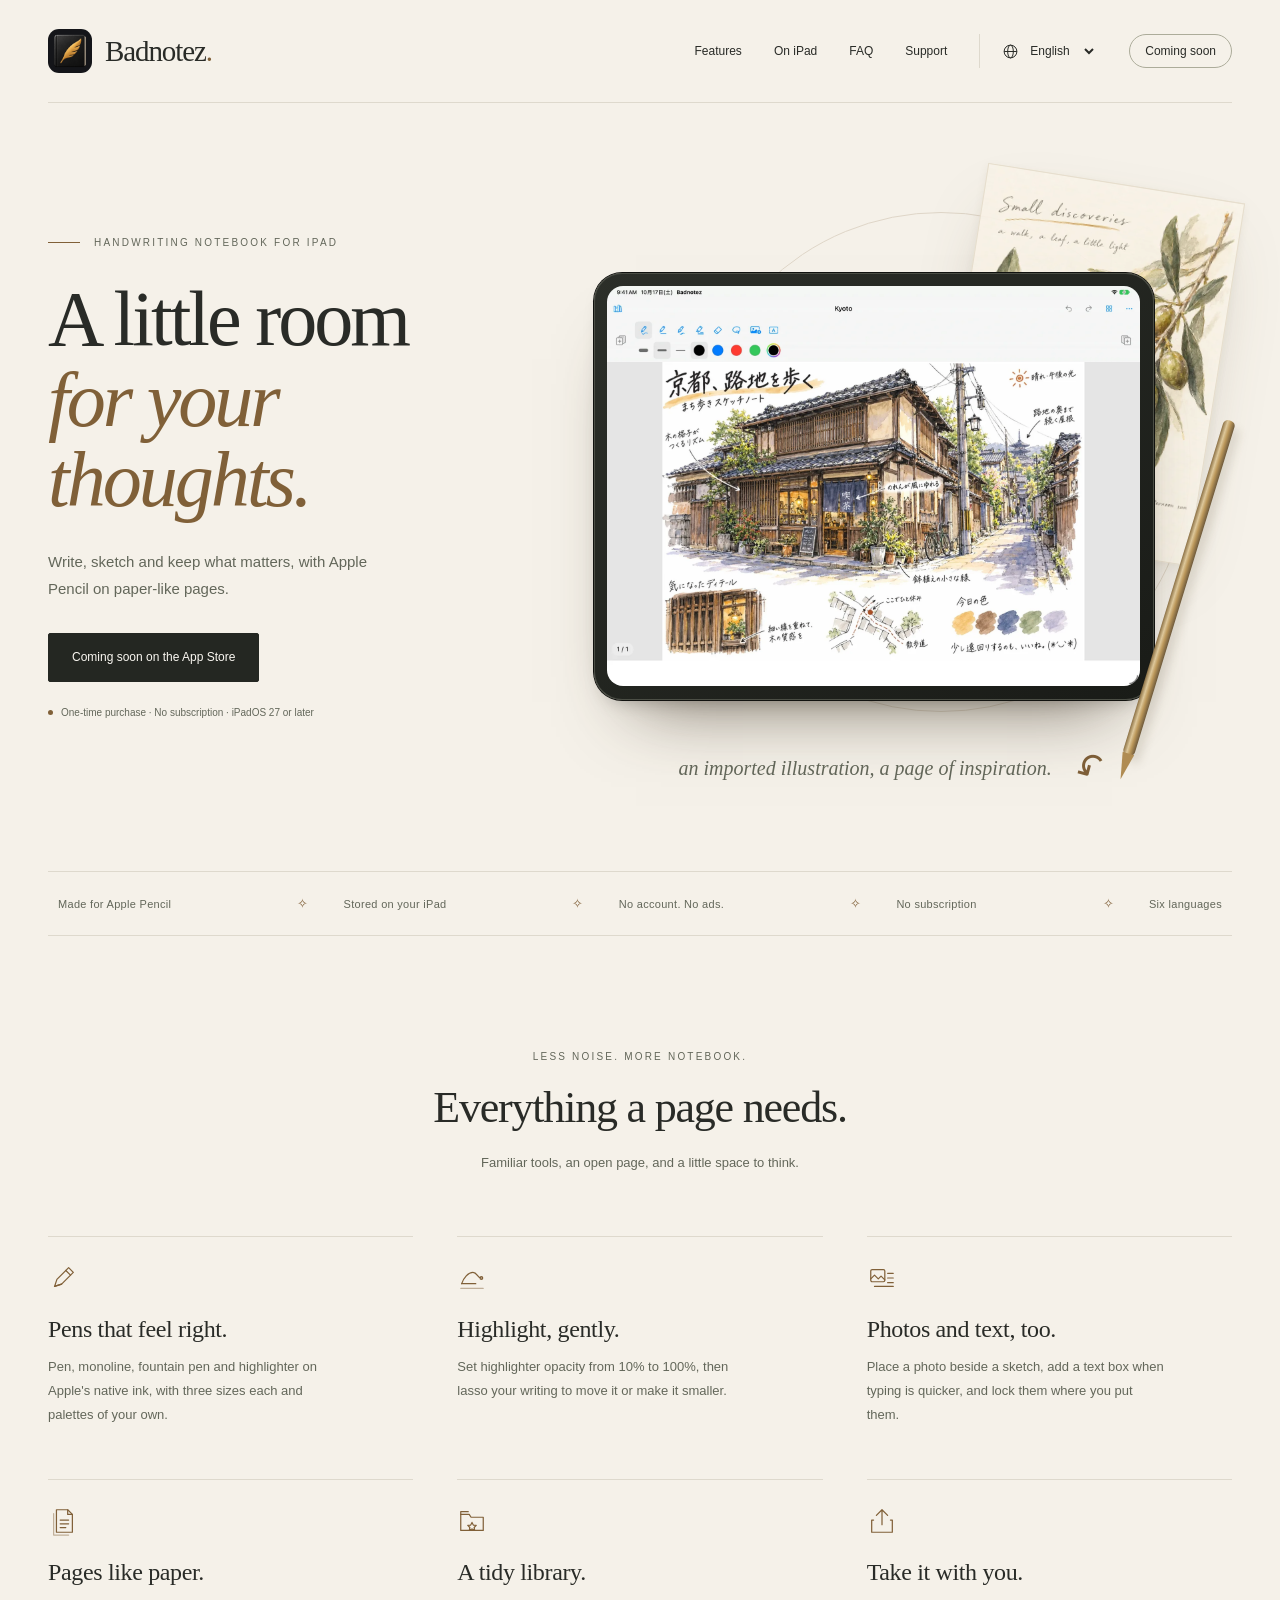
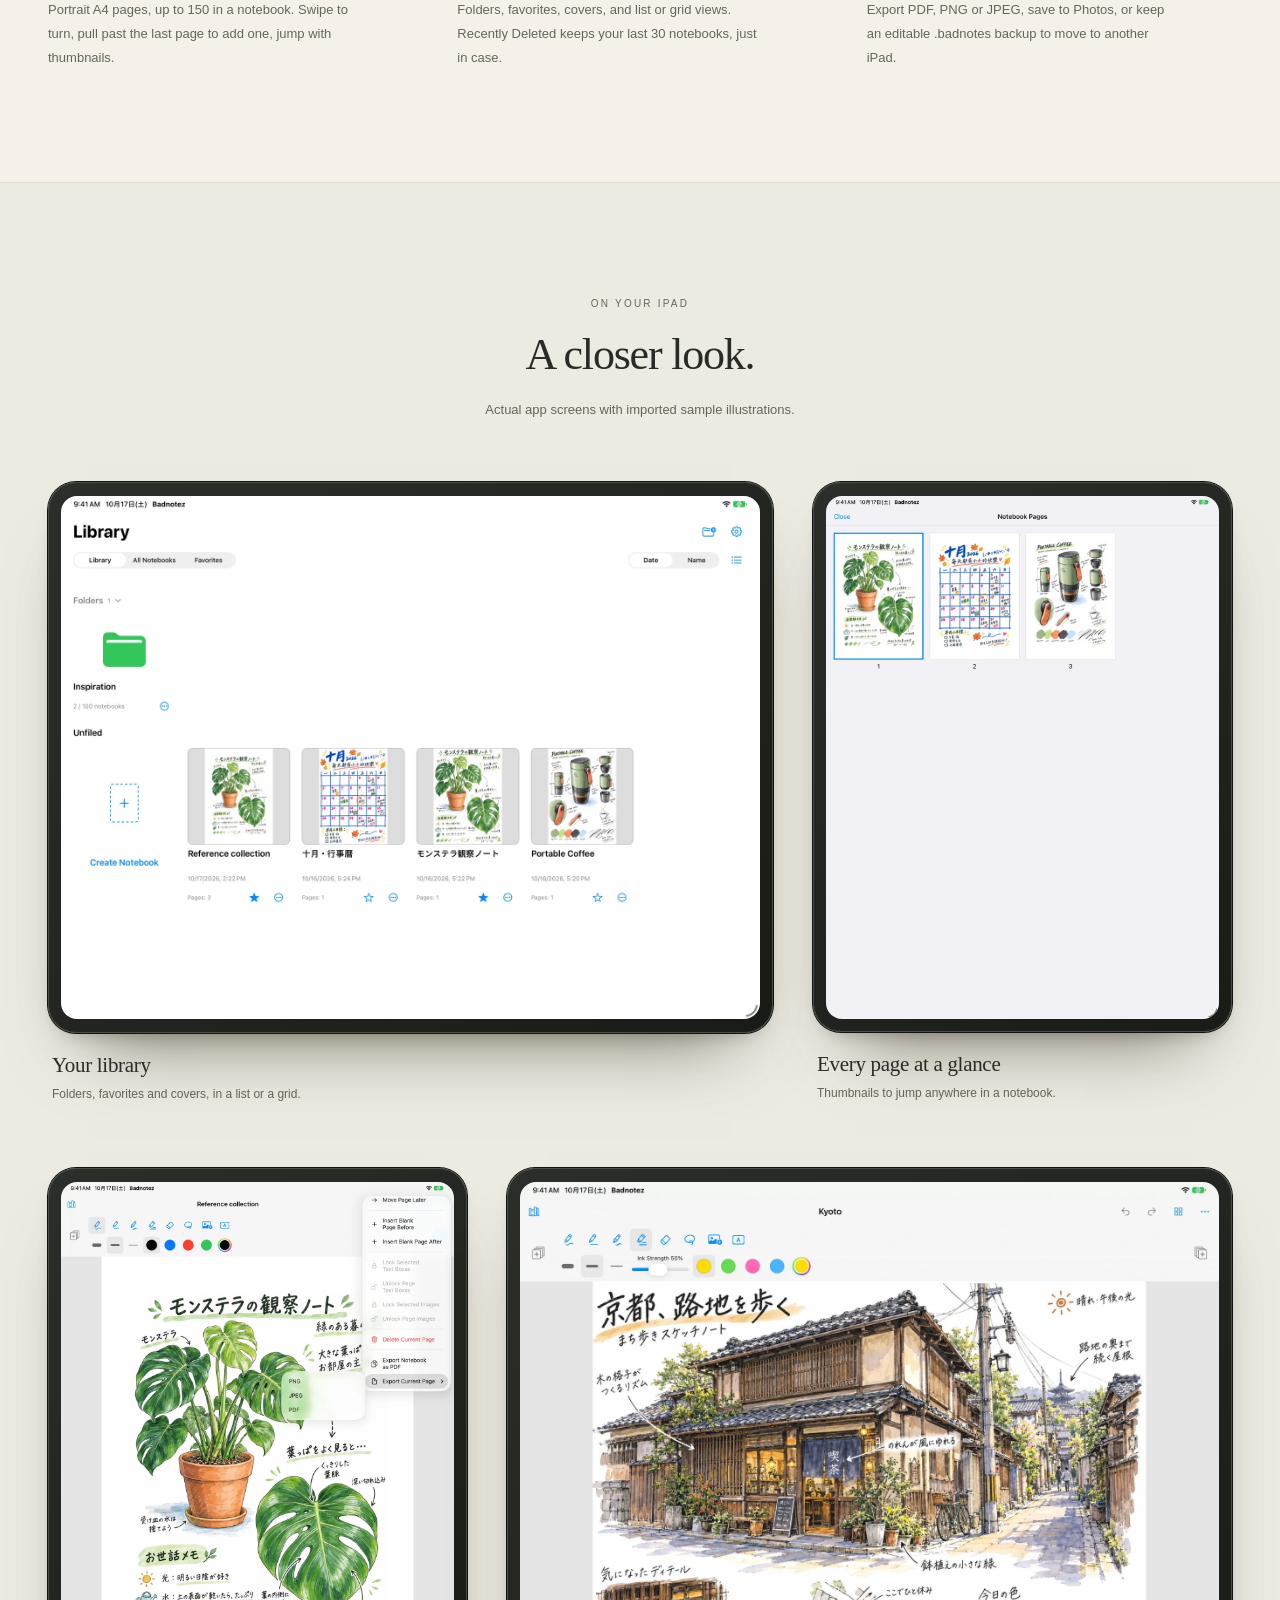
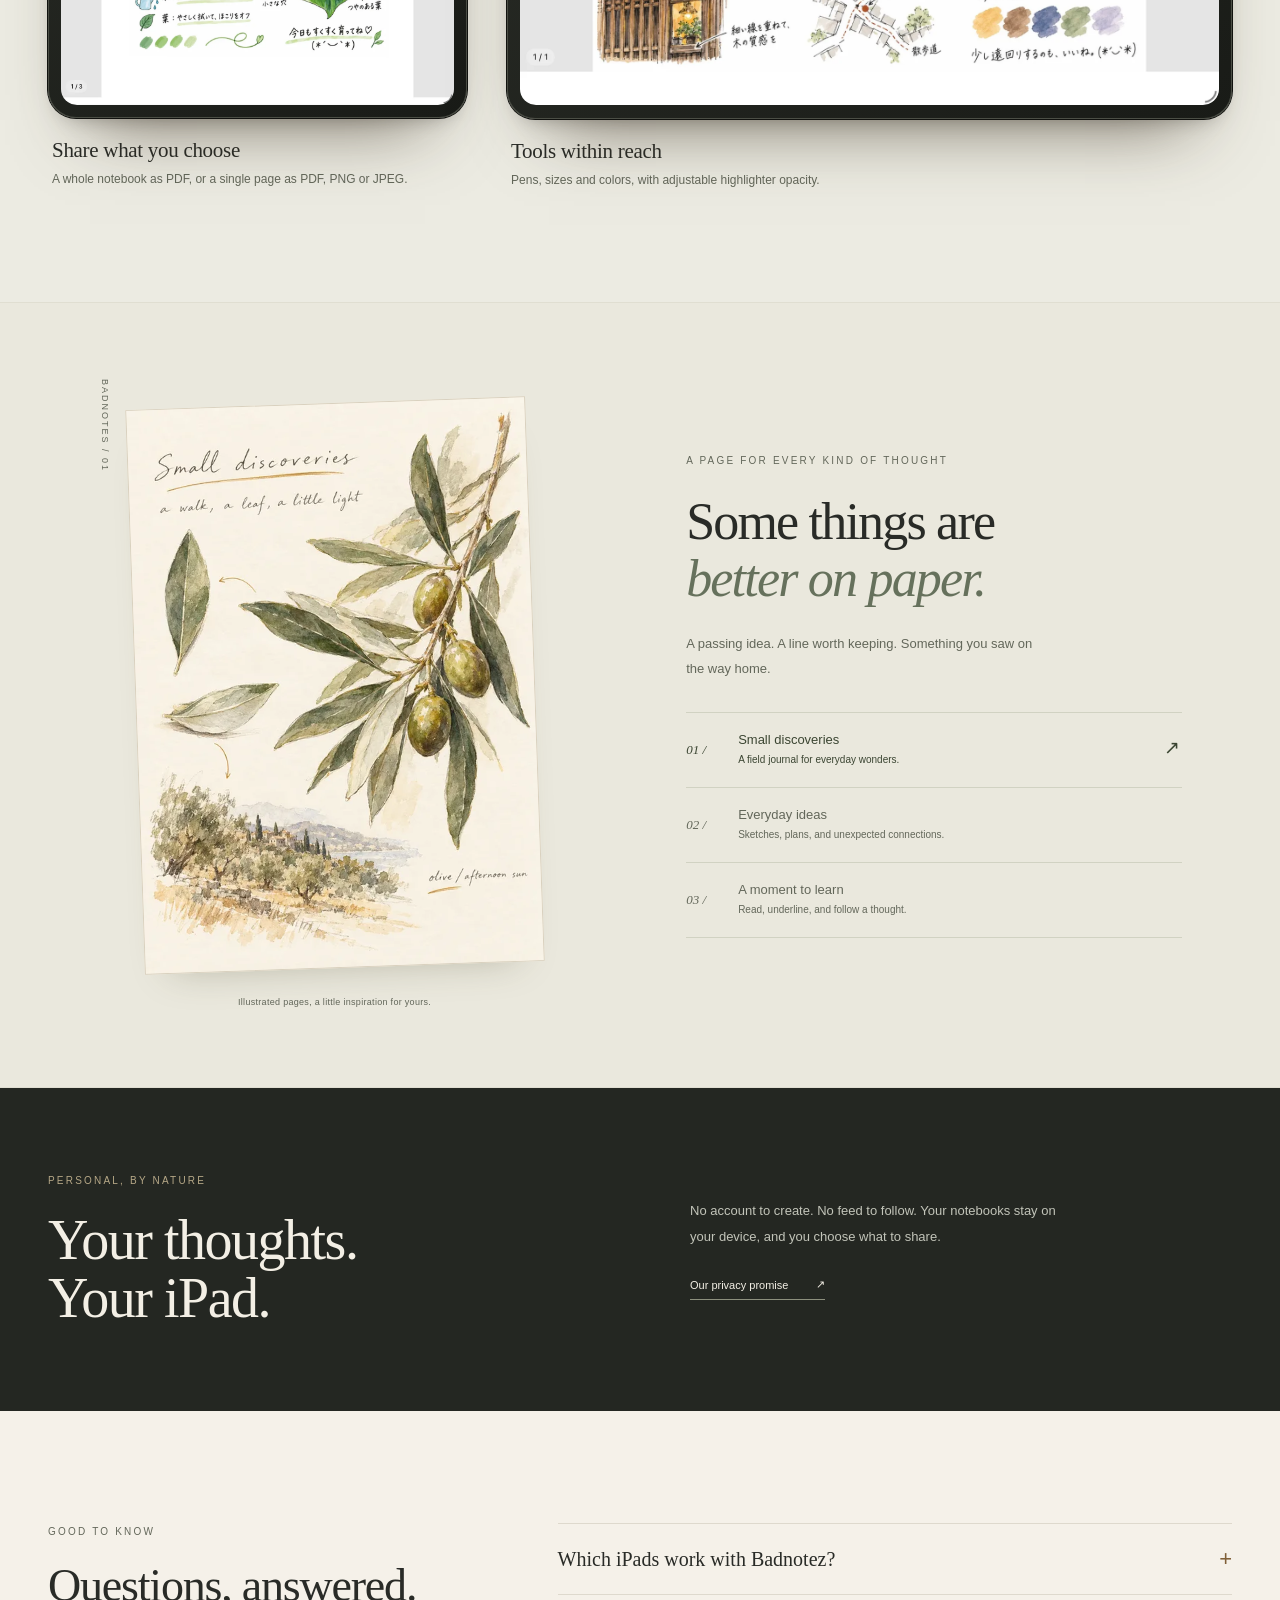
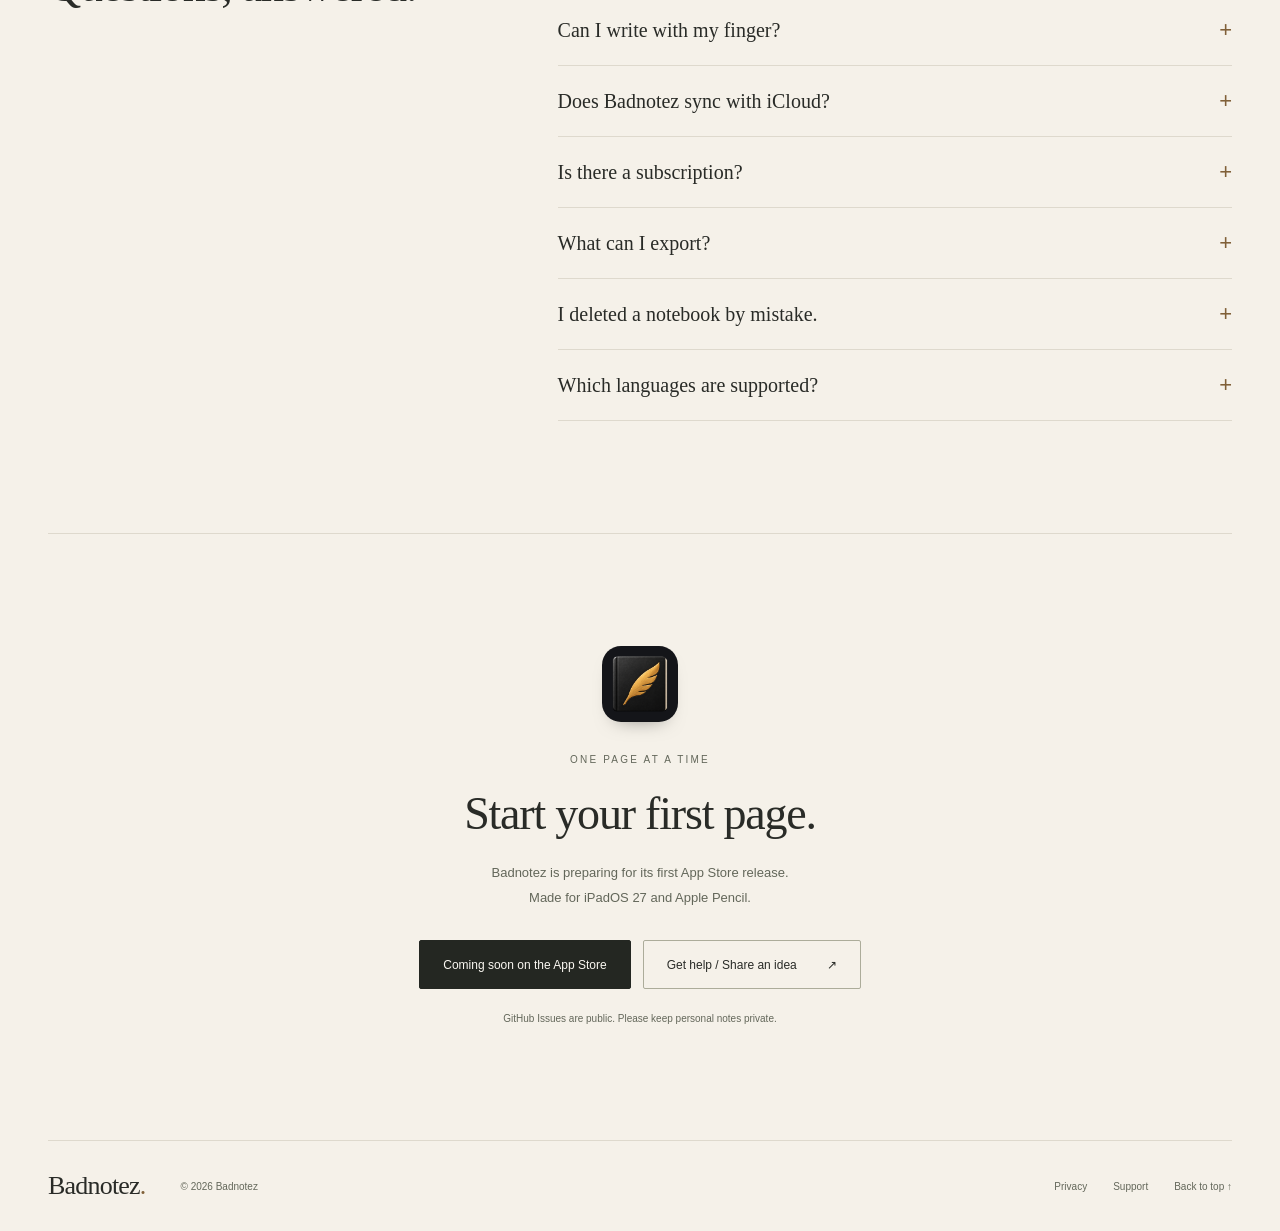
<file: index.html>
<!doctype html>
<html lang="en">
<head>
  <meta charset="utf-8">
  <meta name="viewport" content="width=device-width, initial-scale=1">
  <meta name="theme-color" content="#f5f1e9">
  <title data-i18n="pageTitle">Badnotez — A little room for your thoughts.</title>
  <meta name="description" data-i18n="metaDescription" content="A quiet handwriting notebook for iPad. Write, sketch, highlight and collect your ideas with Apple Pencil.">
  <meta name="apple-itunes-app" content="app-id=6757456721">
  <meta property="og:type" content="website">
  <meta property="og:site_name" content="Badnotez">
  <meta property="og:title" content="Badnotez — A little room for your thoughts.">
  <meta property="og:description" content="A quiet handwriting notebook for iPad and Apple Pencil. No account, no ads, no subscription.">
  <meta property="og:url" content="https://whodidthese.github.io/site-badnotez/">
  <meta property="og:image" content="https://whodidthese.github.io/site-badnotez/assets/brand/app-icon-512.png">
  <meta property="og:image:alt" content="Badnotez: a gold quill on a dark square notebook.">
  <meta name="twitter:card" content="summary">
  <link rel="canonical" href="https://whodidthese.github.io/site-badnotez/">
  <link rel="icon" type="image/png" href="assets/brand/favicon.png">
  <link rel="apple-touch-icon" href="assets/brand/apple-touch-icon.png">
  <link rel="stylesheet" href="assets/site.css">
  <script src="assets/translations.js" defer></script>
  <script src="assets/site.js" defer></script>
</head>
<body>
  <a class="skip-link" href="#main" data-i18n="skip">Skip to content</a>
  <header class="site-header shell">
    <a class="brand" href="index.html" data-local-link><img src="assets/brand/app-icon-512.png" alt="" width="44" height="44"><span>Badnotez<span class="brand-dot">.</span></span></a>
    <nav aria-label="Main navigation" data-i18n-aria="navLabel">
      <a class="nav-section" href="#features" data-i18n="navFeatures">Features</a>
      <a class="nav-section" href="#screens" data-i18n="navScreens">On iPad</a>
      <a class="nav-section" href="#faq" data-i18n="navFaq">FAQ</a>
      <a class="nav-section" href="#support" data-i18n="support">Support</a>
      <div class="language-control" hidden>
        <svg aria-hidden="true" width="17" height="17" viewBox="0 0 24 24" fill="none" stroke="currentColor" stroke-width="1.4"><circle cx="12" cy="12" r="9"/><ellipse cx="12" cy="12" rx="4" ry="9"/><path d="M3 12h18"/></svg>
        <select id="language" aria-label="Language" data-i18n-aria="languageLabel">
          <option value="en" lang="en">English</option><option value="zh-Hant" lang="zh-Hant">繁體中文</option><option value="zh-Hans" lang="zh-Hans">简体中文</option><option value="ja" lang="ja">日本語</option><option value="ko" lang="ko">한국어</option><option value="es" lang="es">Español</option>
        </select>
      </div>
      <span class="nav-cta" aria-disabled="true" data-i18n="appStoreShort">Coming soon</span>
    </nav>
  </header>
  <main id="main">
    <section class="hero shell" aria-labelledby="hero-title">
      <div class="hero-copy">
        <p class="eyebrow"><span class="line" aria-hidden="true"></span><span data-i18n="heroEyebrow">HANDWRITING NOTEBOOK FOR IPAD</span></p>
        <h1 id="hero-title"><span data-i18n="heroFirst">A little room</span><em data-i18n="heroLast">for your thoughts.</em></h1>
        <p class="hero-description" data-i18n="heroDescription">Write, sketch and keep what matters, with Apple Pencil on paper-like pages.</p>
        <div class="cta-row">
          <span class="button button-store" aria-disabled="true"><span data-i18n="download">Coming soon on the App Store</span></span>
        </div>
        <p class="hero-note"><span class="status-dot" aria-hidden="true"></span><span data-i18n="heroMeta">One-time purchase · No subscription · iPadOS 27 or later</span></p>
      </div>
      <figure class="hero-art">
        <div class="orbit" aria-hidden="true"></div>
        <div class="paper paper-back" aria-hidden="true"><img src="assets/images/field-notes-small.webp" alt="" width="550" height="777" decoding="async"></div>
        <div class="device device-hero"><img src="assets/screens/01-editor.webp" width="1600" height="1200" fetchpriority="high" alt="Badnotez on iPad displaying an imported Kyoto illustration." data-i18n-alt="screenEditorAlt"></div>
        <div class="pencil" aria-hidden="true"></div>
        <figcaption><span class="handwritten" data-i18n="heroCaption">an imported illustration, a page of inspiration.</span><span class="caption-mark" aria-hidden="true">↶</span></figcaption>
      </figure>
    </section>
    <div class="principles shell" aria-label="At a glance" data-i18n-aria="principlesLabel">
      <span data-i18n="pencil">Made for Apple Pencil</span><span data-i18n="local">Stored on your iPad</span><span data-i18n="noAccount">No account. No ads.</span><span data-i18n="noSubscription">No subscription</span><span data-i18n="languages">Six languages</span>
    </div>
    <section class="features-section shell section-space" id="features" aria-labelledby="features-title">
      <div class="section-heading"><p class="eyebrow" data-i18n="featuresEyebrow">LESS NOISE. MORE NOTEBOOK.</p><h2 id="features-title" data-i18n="featuresTitle">Everything a page needs.</h2><p data-i18n="featuresDescription">Familiar tools, an open page, and a little space to think.</p></div>
      <div class="feature-grid">
        <article>
          <svg class="feature-icon" aria-hidden="true" viewBox="0 0 32 32"><path d="M7 25l2.5-7.5L22 5l5 5L14.5 22.5z"/><path d="M19 8l5 5M7 25l7.5-2.5"/></svg>
          <h3 data-i18n="f1Title">Pens that feel right.</h3><p data-i18n="f1Text">Pen, monoline, fountain pen and highlighter on Apple's native ink, with three sizes each and palettes of your own.</p>
        </article>
        <article>
          <svg class="feature-icon" aria-hidden="true" viewBox="0 0 32 32"><path d="M5 22h15"/><path d="M5 22c2-6 7-12 12-12s4 6 9 6"/><circle cx="26" cy="16" r="1.4"/><path d="M4 27h24" opacity=".45"/></svg>
          <h3 data-i18n="f2Title">Highlight, gently.</h3><p data-i18n="f2Text">Set highlighter opacity from 10% to 100%, then lasso your writing to move it or make it smaller.</p>
        </article>
        <article>
          <svg class="feature-icon" aria-hidden="true" viewBox="0 0 32 32"><rect x="4" y="7" width="15" height="13" rx="1.5"/><path d="M4 17l4-4 4 4 3-3 4 4"/><path d="M22 11h6M22 16h6M22 21h6M8 25h20"/></svg>
          <h3 data-i18n="f3Title">Photos and text, too.</h3><p data-i18n="f3Text">Place a photo beside a sketch, add a text box when typing is quicker, and lock them where you put them.</p>
        </article>
        <article>
          <svg class="feature-icon" aria-hidden="true" viewBox="0 0 32 32"><path d="M9 4h12l5 5v19H9z"/><path d="M21 4v5h5"/><path d="M6 8v23h16" opacity=".45"/><path d="M13 15h9M13 19h9M13 23h6"/></svg>
          <h3 data-i18n="f4Title">Pages like paper.</h3><p data-i18n="f4Text">Portrait A4 pages, up to 150 in a notebook. Swipe to turn, pull past the last page to add one, jump with thumbnails.</p>
        </article>
        <article>
          <svg class="feature-icon" aria-hidden="true" viewBox="0 0 32 32"><path d="M4 9h9l2 3h13v14H4z"/><path d="M4 9V6h8"/><path d="M16 17.5l1.4 2.8 3.1.4-2.2 2.2.5 3.1-2.8-1.5-2.8 1.5.5-3.1-2.2-2.2 3.1-.4z"/></svg>
          <h3 data-i18n="f5Title">A tidy library.</h3><p data-i18n="f5Text">Folders, favorites, covers, and list or grid views. Recently Deleted keeps your last 30 notebooks, just in case.</p>
        </article>
        <article>
          <svg class="feature-icon" aria-hidden="true" viewBox="0 0 32 32"><path d="M16 4v16M10 10l6-6 6 6"/><path d="M7 15H5v13h22V15h-2"/></svg>
          <h3 data-i18n="f6Title">Take it with you.</h3><p data-i18n="f6Text">Export PDF, PNG or JPEG, save to Photos, or keep an editable .badnotes backup to move to another iPad.</p>
        </article>
      </div>
    </section>
    <section class="screens-section" id="screens" aria-labelledby="screens-title">
      <div class="shell section-space">
        <div class="section-heading"><p class="eyebrow" data-i18n="screensEyebrow">ON YOUR IPAD</p><h2 id="screens-title" data-i18n="screensTitle">A closer look.</h2><p data-i18n="screensDescription">Actual app screens with imported sample illustrations.</p></div>
        <div class="screens-grid">
          <div class="screens-row">
            <figure class="screen">
              <div class="device"><img src="assets/screens/02-library.webp" width="1600" height="1200" loading="lazy" decoding="async" alt="The Badnotez library on iPad, with folders, favorites and notebook covers in a grid." data-i18n-alt="screenLibraryAlt"></div>
              <figcaption><strong data-i18n="s2Title">Your library</strong><span data-i18n="s2Text">Folders, favorites and covers, in a list or a grid.</span></figcaption>
            </figure>
            <figure class="screen screen-portrait">
              <div class="device device-portrait"><img src="assets/screens/03-thumbnails.webp" width="1200" height="1600" loading="lazy" decoding="async" alt="Page thumbnails in a Badnotez notebook on iPad." data-i18n-alt="screenThumbnailsAlt"></div>
              <figcaption><strong data-i18n="s3Title">Every page at a glance</strong><span data-i18n="s3Text">Thumbnails to jump anywhere in a notebook.</span></figcaption>
            </figure>
          </div>
          <div class="screens-row">
            <figure class="screen screen-portrait">
              <div class="device device-portrait"><img src="assets/screens/04-export.webp" width="1200" height="1600" loading="lazy" decoding="async" alt="The Badnotez export menu on iPad, offering PDF, PNG and JPEG." data-i18n-alt="screenExportAlt"></div>
              <figcaption><strong data-i18n="s4Title">Share what you choose</strong><span data-i18n="s4Text">A whole notebook as PDF, or a single page as PDF, PNG or JPEG.</span></figcaption>
            </figure>
            <figure class="screen">
              <div class="device"><img src="assets/screens/05-tools.webp" width="1600" height="1200" loading="lazy" decoding="async" alt="Badnotez highlighter tools, colors and opacity slider above an imported illustration." data-i18n-alt="screenToolsAlt"></div>
              <figcaption><strong data-i18n="s5Title">Tools within reach</strong><span data-i18n="s5Text">Pens, sizes and colors, with adjustable highlighter opacity.</span></figcaption>
            </figure>
          </div>
        </div>
      </div>
    </section>
    <section class="pages-section" id="pages" aria-labelledby="pages-title">
      <div class="pages-inner shell">
        <div class="page-stage">
          <span class="stage-label" aria-hidden="true">BADNOTES / <span id="page-number">01</span></span>
          <div class="gallery-paper"><img id="gallery-image" src="assets/images/field-notes.webp" srcset="assets/images/field-notes-small.webp 550w, assets/images/field-notes.webp 1055w" sizes="(max-width: 700px) 76vw, 440px" width="1055" height="1491" loading="lazy" decoding="async" alt="An illustrated botanical journal page with an olive branch and handwritten observations." data-i18n-alt="fieldAlt"></div>
          <p class="gallery-caption" data-i18n="illustrationCaption">Illustrated pages, a little inspiration for yours.</p>
        </div>
        <div class="pages-copy">
          <p class="eyebrow" data-i18n="pagesEyebrow">A PAGE FOR EVERY KIND OF THOUGHT</p>
          <h2 id="pages-title"><span data-i18n="pagesFirst">Some things are</span><em data-i18n="pagesLast">better on paper.</em></h2>
          <p class="pages-description" data-i18n="pagesDescription">A passing idea. A line worth keeping. Something you saw on the way home.</p>
          <div class="page-choices" aria-label="Notebook examples" data-i18n-aria="examplesLabel" hidden>
            <button type="button" class="page-choice is-active" data-page="field-notes" aria-pressed="true"><span class="choice-index">01 /</span><span><strong data-i18n="fieldTitle">Small discoveries</strong><span data-i18n="fieldDescription">A field journal for everyday wonders.</span></span><span class="choice-arrow" aria-hidden="true">↗</span></button>
            <button type="button" class="page-choice" data-page="everyday-ideas" aria-pressed="false"><span class="choice-index">02 /</span><span><strong data-i18n="ideasTitle">Everyday ideas</strong><span data-i18n="ideasDescription">Sketches, plans, and unexpected connections.</span></span><span class="choice-arrow" aria-hidden="true">↗</span></button>
            <button type="button" class="page-choice" data-page="study-notes" aria-pressed="false"><span class="choice-index">03 /</span><span><strong data-i18n="studyTitle">A moment to learn</strong><span data-i18n="studyDescription">Read, underline, and follow a thought.</span></span><span class="choice-arrow" aria-hidden="true">↗</span></button>
          </div>
          <noscript><div class="fallback-pages"><img src="assets/images/everyday-ideas-small.webp" width="550" height="777" alt="An illustrated sketchbook page with an arch and coffee cup." loading="lazy"><img src="assets/images/study-notes-small.webp" width="550" height="777" alt="An illustrated reading journal with highlighted notes." loading="lazy"></div></noscript>
        </div>
      </div>
    </section>
    <section class="privacy-band" aria-labelledby="privacy-title"><div class="privacy-inner shell"><div><p class="eyebrow" data-i18n="privacyEyebrow">PERSONAL, BY NATURE</p><h2 id="privacy-title" data-i18n="privacyHeadline">Your thoughts.<br>Your iPad.</h2></div><div><p data-i18n="privacyDescription">No account to create. No feed to follow. Your notebooks stay on your device, and you choose what to share.</p><a class="text-link" href="privacy.html" data-local-link><span data-i18n="privacyLink">Our privacy promise</span><span aria-hidden="true">↗</span></a></div></div></section>
    <section class="faq-section shell section-space" id="faq" aria-labelledby="faq-title">
      <div class="faq-heading"><p class="eyebrow" data-i18n="faqEyebrow">GOOD TO KNOW</p><h2 id="faq-title" data-i18n="faqTitle">Questions, answered.</h2></div>
      <div class="faq-list">
        <details><summary data-i18n="q1">Which iPads work with Badnotez?</summary><p data-i18n="a1">Any iPad that runs iPadOS 27 or later. Badnotez is made for Apple Pencil.</p></details>
        <details><summary data-i18n="q2">Can I write with my finger?</summary><p data-i18n="a2">Writing and drawing are for Apple Pencil. Your fingers tap buttons, scroll, zoom and turn pages.</p></details>
        <details><summary data-i18n="q3">Does Badnotez sync with iCloud?</summary><p data-i18n="a3">No. Notebooks stay on your iPad and are included in your iPad's backup. To move a notebook to another iPad, export an editable .badnotes backup and import it there.</p></details>
        <details><summary data-i18n="q4">Is there a subscription?</summary><p data-i18n="a4">No. Badnotez is a one-time purchase, with no in-app purchases, ads or account.</p></details>
        <details><summary data-i18n="q5">What can I export?</summary><p data-i18n="a5">A whole notebook as PDF, or the current page as PDF, PNG or JPEG. Images can be saved straight to Photos.</p></details>
        <details><summary data-i18n="q6">I deleted a notebook by mistake.</summary><p data-i18n="a6">Tap the gear in the Library and open Recently Deleted. It keeps your 30 most recently deleted notebooks.</p></details>
        <details><summary data-i18n="q7">Which languages are supported?</summary><p data-i18n="a7">English, Traditional Chinese, Simplified Chinese, Japanese, Korean and Spanish. Badnotez follows your iPad's language settings.</p></details>
      </div>
    </section>
    <section class="support-section shell section-space" id="support" aria-labelledby="support-title"><img class="support-icon" src="assets/brand/app-icon-512.png" width="76" height="76" alt="" loading="lazy"><p class="eyebrow" data-i18n="supportEyebrow">ONE PAGE AT A TIME</p><h2 id="support-title" data-i18n="supportTitle">Start your first page.</h2><p data-i18n="supportDescription">Badnotez is preparing for its first App Store release.
Made for iPadOS 27 and Apple Pencil.</p><div class="support-actions"><span class="button" aria-disabled="true"><span data-i18n="download">Coming soon on the App Store</span></span><a class="button button-outline" href="https://github.com/whodidthese/site-badnotez/issues"><span data-i18n="feedback">Get help / Share an idea</span><span aria-hidden="true">↗</span></a></div><p class="fine-print" data-i18n="publicIssues">GitHub Issues are public. Please keep personal notes private.</p></section>
  </main>
  <footer class="site-footer shell"><a class="footer-brand" href="index.html" data-local-link>Badnotez<span class="brand-dot">.</span></a><p>© 2026 Badnotez</p><div><a href="privacy.html" data-local-link data-i18n="privacy">Privacy</a><a href="#support" data-i18n="support">Support</a><a href="#main" data-i18n="backTop">Back to top ↑</a></div></footer>
</body>
</html>
</file>
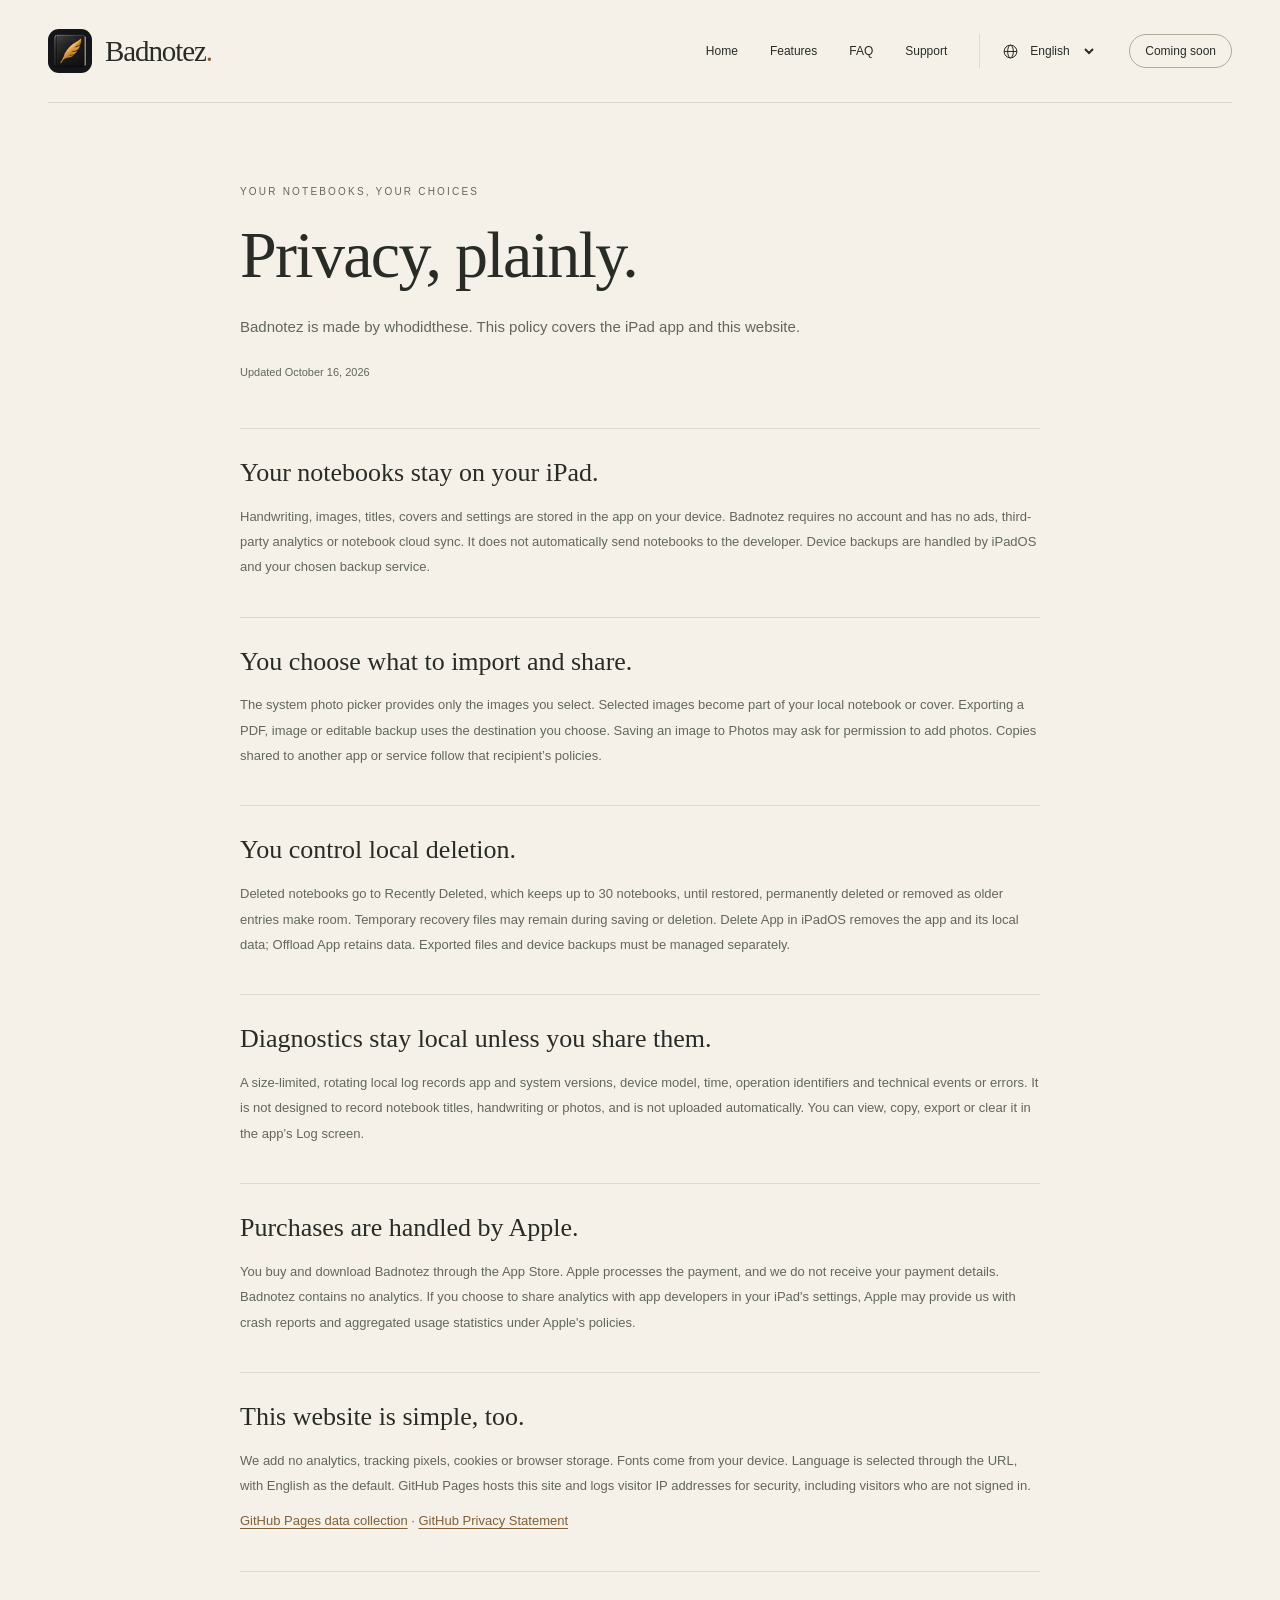
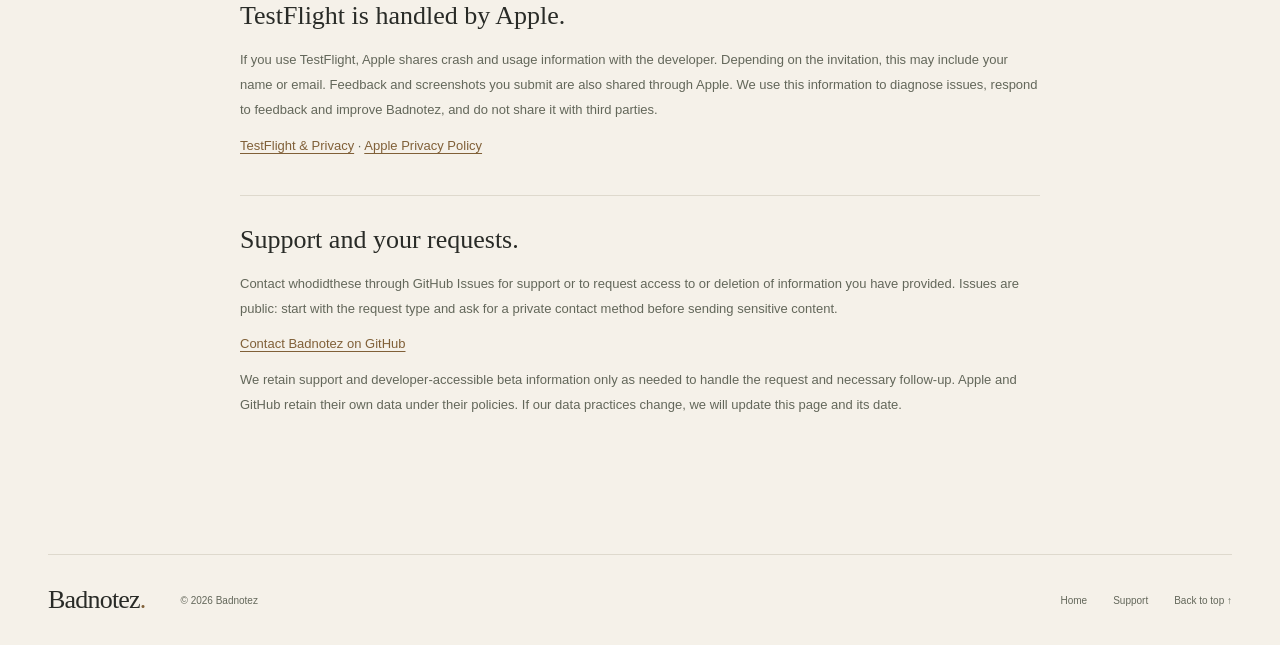
<file: privacy.html>
<!doctype html>
<html lang="en">
<head>
  <meta charset="utf-8">
  <meta name="viewport" content="width=device-width, initial-scale=1">
  <meta name="theme-color" content="#f5f1e9">
  <title data-i18n="policyPageTitle">Privacy — Badnotez</title>
  <meta name="description" data-i18n="policyMeta" content="How Badnotez handles local notebooks, sharing, diagnostics and this website.">
  <meta property="og:type" content="website">
  <meta property="og:site_name" content="Badnotez">
  <meta property="og:title" content="Privacy — Badnotez">
  <meta property="og:description" content="How Badnotez handles local notebooks, sharing, diagnostics and this website.">
  <meta property="og:url" content="https://whodidthese.github.io/site-badnotez/privacy.html">
  <meta property="og:image" content="https://whodidthese.github.io/site-badnotez/assets/brand/app-icon-512.png">
  <meta property="og:image:alt" content="Badnotez: a gold quill on a dark square notebook.">
  <meta name="twitter:card" content="summary">
  <link rel="canonical" href="https://whodidthese.github.io/site-badnotez/privacy.html">
  <link rel="icon" type="image/png" href="assets/brand/favicon.png">
  <link rel="apple-touch-icon" href="assets/brand/apple-touch-icon.png">
  <link rel="stylesheet" href="assets/site.css">
  <script src="assets/translations.js" defer></script>
  <script src="assets/site.js" defer></script>
</head>
<body>
  <a class="skip-link" href="#main" data-i18n="skip">Skip to content</a>
  <header class="site-header shell">
    <a class="brand" href="index.html" data-local-link><img src="assets/brand/app-icon-512.png" alt="" width="44" height="44"><span>Badnotez<span class="brand-dot">.</span></span></a>
    <nav aria-label="Main navigation" data-i18n-aria="navLabel">
      <a class="nav-section" href="index.html" data-local-link data-i18n="home">Home</a>
      <a class="nav-section" href="index.html#features" data-local-link data-i18n="navFeatures">Features</a>
      <a class="nav-section" href="index.html#faq" data-local-link data-i18n="navFaq">FAQ</a>
      <a class="nav-section" href="index.html#support" data-local-link data-i18n="support">Support</a>
      <div class="language-control" hidden>
        <svg aria-hidden="true" width="17" height="17" viewBox="0 0 24 24" fill="none" stroke="currentColor" stroke-width="1.4"><circle cx="12" cy="12" r="9"/><ellipse cx="12" cy="12" rx="4" ry="9"/><path d="M3 12h18"/></svg>
        <select id="language" aria-label="Language" data-i18n-aria="languageLabel">
          <option value="en" lang="en">English</option><option value="zh-Hant" lang="zh-Hant">繁體中文</option><option value="zh-Hans" lang="zh-Hans">简体中文</option><option value="ja" lang="ja">日本語</option><option value="ko" lang="ko">한국어</option><option value="es" lang="es">Español</option>
        </select>
      </div>
      <span class="nav-cta" aria-disabled="true" data-i18n="appStoreShort">Coming soon</span>
    </nav>
  </header>
  <main class="privacy-main shell" id="main">
    <p class="eyebrow" data-i18n="policyEyebrow">YOUR NOTEBOOKS, YOUR CHOICES</p>
    <h1 data-i18n="policyTitle">Privacy, plainly.</h1>
    <p class="policy-lead" data-i18n="policyLead">Badnotez is made by whodidthese. This policy covers the iPad app and this website.</p>
    <p class="policy-date"><time datetime="2026-10-16" data-i18n="policyDate">Updated October 16, 2026</time></p>
    <section class="policy-section"><h2 data-i18n="policyLocalTitle">Your notebooks stay on your iPad.</h2><p data-i18n="policyLocalText">Handwriting, images, titles, covers and settings are stored in the app on your device. Badnotez requires no account and has no ads, third-party analytics or notebook cloud sync. It does not automatically send notebooks to the developer. Device backups are handled by iPadOS and your chosen backup service.</p>
    </section>
    <section class="policy-section"><h2 data-i18n="policyMediaTitle">You choose what to import and share.</h2><p data-i18n="policyMediaText">The system photo picker provides only the images you select. Selected images become part of your local notebook or cover. Exporting a PDF, image or editable backup uses the destination you choose. Saving an image to Photos may ask for permission to add photos. Copies shared to another app or service follow that recipient’s policies.</p>
    </section>
    <section class="policy-section"><h2 data-i18n="policyDeleteTitle">You control local deletion.</h2><p data-i18n="policyDeleteText">Deleted notebooks go to Recently Deleted, which keeps up to 30 notebooks, until restored, permanently deleted or removed as older entries make room. Temporary recovery files may remain during saving or deletion. Delete App in iPadOS removes the app and its local data; Offload App retains data. Exported files and device backups must be managed separately.</p>
    </section>
    <section class="policy-section"><h2 data-i18n="policyLogTitle">Diagnostics stay local unless you share them.</h2><p data-i18n="policyLogText">A size-limited, rotating local log records app and system versions, device model, time, operation identifiers and technical events or errors. It is not designed to record notebook titles, handwriting or photos, and is not uploaded automatically. You can view, copy, export or clear it in the app’s Log screen.</p>
    </section>
    <section class="policy-section"><h2 data-i18n="policyStoreTitle">Purchases are handled by Apple.</h2><p data-i18n="policyStoreText">You buy and download Badnotez through the App Store. Apple processes the payment, and we do not receive your payment details. Badnotez contains no analytics. If you choose to share analytics with app developers in your iPad's settings, Apple may provide us with crash reports and aggregated usage statistics under Apple's policies.</p>
    </section>
    <section class="policy-section"><h2 data-i18n="policyWebTitle">This website is simple, too.</h2><p data-i18n="policyWebText">We add no analytics, tracking pixels, cookies or browser storage. Fonts come from your device. Language is selected through the URL, with English as the default. GitHub Pages hosts this site and logs visitor IP addresses for security, including visitors who are not signed in.</p>
      <p><a href="https://docs.github.com/en/pages/getting-started-with-github-pages/what-is-github-pages#data-collection" data-i18n="githubPagesPrivacy">GitHub Pages data collection</a> · <a href="https://docs.github.com/en/site-policy/privacy-policies/github-general-privacy-statement" data-i18n="githubPrivacy">GitHub Privacy Statement</a></p>
    </section>
    <section class="policy-section"><h2 data-i18n="policyBetaTitle">TestFlight is handled by Apple.</h2><p data-i18n="policyBetaText">If you use TestFlight, Apple shares crash and usage information with the developer. Depending on the invitation, this may include your name or email. Feedback and screenshots you submit are also shared through Apple. We use this information to diagnose issues, respond to feedback and improve Badnotez, and do not share it with third parties.</p>
      <p><a href="https://www.apple.com/legal/privacy/data/en/test-flight/" data-i18n="appleTestFlightPrivacy">TestFlight &amp; Privacy</a> · <a href="https://www.apple.com/legal/privacy/" data-i18n="applePrivacy">Apple Privacy Policy</a></p>
    </section>
    <section class="policy-section"><h2 data-i18n="policySupportTitle">Support and your requests.</h2><p data-i18n="policySupportText">Contact whodidthese through GitHub Issues for support or to request access to or deletion of information you have provided. Issues are public: start with the request type and ask for a private contact method before sending sensitive content.</p>
      <p><a href="https://github.com/whodidthese/site-badnotez/issues" data-i18n="supportLink">Contact Badnotez on GitHub</a></p><p data-i18n="policyRetentionText">We retain support and developer-accessible beta information only as needed to handle the request and necessary follow-up. Apple and GitHub retain their own data under their policies. If our data practices change, we will update this page and its date.</p>
    </section>
  </main>
  <footer class="site-footer shell"><a class="footer-brand" href="index.html" data-local-link>Badnotez<span class="brand-dot">.</span></a><p>© 2026 Badnotez</p><div><a href="index.html" data-local-link data-i18n="home">Home</a><a href="index.html#support" data-local-link data-i18n="support">Support</a><a href="#main" data-i18n="backTop">Back to top ↑</a></div></footer>
</body>
</html>
</file>
<file: assets/site.css>
:root {
  --paper:#f5f1e9;
  --paper-light:#fbf8f2;
  --ink:#292b27;
  --muted:#63675a;
  --gold:#806038;
  --rule:#ded9cd;
  --dark:#242722;
  --serif:'Iowan Old Style','Palatino Linotype','Book Antiqua',Palatino,Georgia,serif;
  --sans:-apple-system,BlinkMacSystemFont,'Segoe UI',sans-serif;
  --shell:1200px;
  --bezel:clamp(8px,1.05vw,15px);
}
* {
  box-sizing:border-box;
}
html {
  scroll-behavior:smooth;
  scroll-padding-top:25px;
}
body {
  margin:0;
  color:var(--ink);
  background:var(--paper);
  font-family:var(--sans);
  font-size:15px;
  -webkit-font-smoothing:antialiased;
}
a {
  color:inherit;
  text-decoration:none;
}
button,select {
  font:inherit;
}
button,a,select {
  -webkit-tap-highlight-color:transparent;
}
button {
  cursor:pointer;
}
img {
  display:block;
  max-width:100%;
  height:auto;
}
figure {
  margin:0;
}
p,h1,h2,h3 {
  margin:0;
}
button:focus-visible,a:focus-visible,select:focus-visible {
  outline:2px solid var(--gold);
  outline-offset:5px;
}
::selection {
  background:#e2cca7;
  color:#292b27;
}
[hidden] {
  display:none!important;
}
.shell {
  width:min(var(--shell),calc(100% - 96px));
  margin-inline:auto;
}
.skip-link {
  position:fixed;
  z-index:20;
  top:12px;
  left:12px;
  padding:12px;
  background:var(--dark);
  color:var(--paper);
  transform:translateY(-150%);
}
.skip-link:focus {
  transform:none;
}
.site-header {
  display:flex;
  align-items:center;
  justify-content:space-between;
  padding-block:29px;
  border-bottom:1px solid var(--rule);
  gap:30px;
}
.brand {
  display:inline-flex;
  align-items:center;
  gap:13px;
  flex-shrink:0;
}
.brand img {
  border-radius:11px;
}
.brand>span {
  font-family:var(--serif);
  font-size:29px;
  letter-spacing:-1.1px;
}
.brand-dot {
  color:var(--gold);
}
nav {
  display:flex;
  align-items:center;
  gap:32px;
  font-size:12px;
}
nav>a {
  transition:color .18s;
}
nav>a:hover {
  color:var(--gold);
}
.language-control {
  display:flex;
  align-items:center;
  gap:4px;
  border-left:1px solid var(--rule);
  padding-left:22px;
}
.language-control select {
  border:0;
  color:var(--ink);
  background:transparent;
  font-size:12px;
  padding:9px 3px;
  cursor:pointer;
  max-width:112px;
}
.eyebrow {
  display:flex;
  align-items:center;
  gap:14px;
  font-size:10px;
  letter-spacing:2.2px;
  font-weight:500;
  line-height:1.7;
  color:var(--muted);
}
.line {
  height:1px;
  width:32px;
  background:var(--gold);
}
.hero {
  display:grid;
  grid-template-columns:45% 55%;
  align-items:center;
  min-height:760px;
  padding-block:50px 68px;
}
.hero-copy {
  position:relative;
  z-index:2;
  max-width:505px;
}
.hero h1 {
  font-family:var(--serif);
  font-size:clamp(58px,6.1vw,86px);
  font-weight:400;
  line-height:1.03;
  letter-spacing:-3px;
  margin:28px 0 27px;
}
.hero h1 em {
  display:block;
  font-weight:400;
  color:var(--gold);
  padding-right:12px;
}
.hero-description {
  color:var(--muted);
  font-size:15px;
  line-height:1.8;
  max-width:330px;
}
.button {
  display:inline-flex;
  align-items:center;
  justify-content:center;
  gap:30px;
  min-height:49px;
  padding:14px 23px;
  background:var(--dark);
  color:var(--paper-light);
  border:1px solid var(--dark);
  border-radius:2px;
  font-size:12px;
  transition:background .2s,transform .2s;
}
.button:hover {
  background:#41453d;
  transform:translateY(-2px);
}
.hero .button {
  margin-top:31px;
}
.hero-note {
  display:flex;
  align-items:center;
  gap:8px;
  font-size:10px;
  line-height:1.8;
  color:var(--muted);
  margin-top:22px;
}
.status-dot {
  width:5px;
  height:5px;
  border-radius:50%;
  background:var(--gold);
  flex-shrink:0;
}
.hero-art {
  position:relative;
  width:100%;
  height:650px;
  isolation:isolate;
}
.orbit {
  position:absolute;
  width:500px;
  height:500px;
  border:1px solid #dfd6c8;
  border-radius:50%;
  left:17%;
  top:9%;
  z-index:-1;
}
.paper {
  position:absolute;
  background:#eee7d9;
  border:1px solid #e6ddcc;
  box-shadow:0 28px 70px -28px #62523959,0 3px 9px #61573d12;
  overflow:hidden;
}
.paper-back {
  width:40%;
  top:28px;
  left:58%;
  transform:rotate(9deg);
  z-index:1;
  opacity:.93;
}
.paper img {
  width:100%;
}
.pencil {
  position:absolute;
  z-index:3;
  width:12px;
  height:350px;
  left:91%;
  top:260px;
  border-radius:5px;
  background:linear-gradient(90deg,#8b7044,#ddc79a 34%,#bc985b 60%,#6c583a);
  transform:rotate(17deg);
  box-shadow:7px 6px 9px #62523925;
}
.pencil:after {
  content:'';
  position:absolute;
  bottom:-25px;
  border-left:6px solid transparent;
  border-right:6px solid transparent;
  border-top:27px solid #b08c53;
}
.hero-art figcaption {
  position:absolute;
  left:15%;
  bottom:14px;
  display:flex;
  align-items:center;
  gap:24px;
}
.handwritten {
  font-family:var(--serif);
  font-style:italic;
  font-size:20px;
  color:var(--muted);
}
.caption-mark {
  font-family:var(--serif);
  font-size:36px;
  transform:rotate(-30deg);
  color:var(--gold);
}
.principles {
  display:flex;
  justify-content:space-between;
  gap:25px;
  align-items:center;
  padding:24px 10px;
  border-top:1px solid var(--rule);
  border-bottom:1px solid var(--rule);
  font-size:11px;
  color:var(--muted);
  letter-spacing:.3px;
}
.principles span+span:before {
  content:'✧';
  font-size:13px;
  color:var(--gold);
  margin-right:35px;
}
.section-space {
  padding-block:112px;
}
.section-heading {
  text-align:center;
  max-width:620px;
  margin:0 auto 61px;
}
.section-heading .eyebrow {
  justify-content:center;
}
.section-heading h2 {
  font-family:var(--serif);
  font-size:44px;
  letter-spacing:-1.2px;
  font-weight:400;
  line-height:1.14;
  margin:18px 0;
}
.section-heading>p:last-child {
  color:var(--muted);
  font-size:13px;
  line-height:1.8;
}
.feature-grid {
  display:grid;
  grid-template-columns:repeat(3,1fr);
  gap:52px 44px;
}
.feature-grid article {
  border-top:1px solid var(--rule);
  padding-top:20px;
}
.feature-icon {
  width:30px;
  height:30px;
  fill:none;
  stroke:var(--gold);
  stroke-width:1.3;
  stroke-linecap:round;
  stroke-linejoin:round;
}
.feature-grid h3 {
  font-family:var(--serif);
  font-size:24px;
  font-weight:400;
  margin:20px 0 12px;
  letter-spacing:-.35px;
}
.feature-grid p {
  font-size:13px;
  line-height:1.85;
  color:var(--muted);
  max-width:300px;
}
.pages-section {
  background:#eae8dd;
  border-top:1px solid #e0ded1;
  border-bottom:1px solid #e0ded1;
  overflow:hidden;
}
.pages-inner {
  display:grid;
  grid-template-columns:minmax(0,1.05fr) minmax(0,1fr);
  align-items:center;
  gap:65px;
  padding-block:76px;
}
.page-stage {
  position:relative;
  max-width:470px;
  margin:auto;
  width:100%;
  padding:24px 35px 0;
}
.stage-label {
  position:absolute;
  left:0;
  top:0;
  font-size:9px;
  letter-spacing:2px;
  color:var(--muted);
  writing-mode:vertical-rl;
}
.gallery-paper {
  border:1px solid #d9d1bf;
  box-shadow:0 23px 38px -28px #514e305c;
  transform:rotate(-2deg);
  aspect-ratio:1055/1491;
  overflow:hidden;
  background:#f8f2e6;
  transition:transform .25s;
}
.gallery-paper img {
  width:100%;
  height:100%;
  object-fit:cover;
  transition:opacity .12s;
}
.gallery-paper.is-changing img {
  opacity:.2;
}
.gallery-caption {
  margin-top:27px;
  font-size:9px;
  line-height:1.7;
  color:var(--muted);
  text-align:center;
  letter-spacing:.3px;
}
.pages-copy {
  padding-right:50px;
}
.pages-copy h2 {
  font-family:var(--serif);
  font-size:52px;
  line-height:1.09;
  letter-spacing:-1.8px;
  font-weight:400;
  margin:25px 0;
}
.pages-copy h2 em {
  display:block;
  font-weight:400;
  color:#66715c;
}
.pages-description {
  font-size:13px;
  line-height:1.9;
  color:var(--muted);
  max-width:350px;
}
.page-choices {
  margin-top:30px;
}
.page-choice {
  width:100%;
  display:grid;
  grid-template-columns:42px 1fr 20px;
  align-items:center;
  gap:10px;
  background:transparent;
  border:0;
  border-top:1px solid #d1d2c2;
  text-align:left;
  padding:19px 0;
  color:var(--muted);
  transition:color .2s;
}
.page-choice:last-child {
  border-bottom:1px solid #d1d2c2;
}
.choice-index {
  font-family:var(--serif);
  font-style:italic;
  font-size:13px;
}
.page-choice strong {
  font-size:13px;
  font-weight:500;
  display:block;
  margin-bottom:5px;
}
.page-choice strong+span {
  font-size:10px;
  line-height:1.6;
  display:block;
}
.choice-arrow {
  font-size:19px;
  opacity:0;
  transition:opacity .2s,transform .2s;
}
.page-choice.is-active,.page-choice:hover {
  color:#3b4532;
}
.page-choice.is-active .choice-arrow,.page-choice:hover .choice-arrow {
  opacity:1;
  transform:translate(2px,-2px);
}
.fallback-pages {
  display:flex;
  gap:15px;
  margin-top:25px;
}
.fallback-pages img {
  width:45%;
  align-self:flex-start;
}
.privacy-band {
  background:var(--dark);
  color:#f3efe5;
}
.privacy-inner {
  display:grid;
  grid-template-columns:1fr 1fr;
  align-items:center;
  gap:100px;
  padding-block:84px;
}
.privacy-inner .eyebrow {
  color:#b6a887;
}
.privacy-inner h2 {
  font-family:var(--serif);
  font-size:56px;
  line-height:1.04;
  font-weight:400;
  letter-spacing:-1.5px;
  margin-top:22px;
}
.privacy-inner h2 {
  max-width:360px;
}
.privacy-inner>div>p:not(.eyebrow) {
  max-width:370px;
  font-size:13px;
  line-height:2;
  color:#c2c4b9;
}
.text-link {
  display:inline-flex;
  gap:28px;
  align-items:center;
  font-size:11px;
  padding-bottom:8px;
  border-bottom:1px solid #8c8f7d;
  transition:color .2s;
}
.privacy-inner .text-link {
  margin-top:28px;
}
.text-link:hover {
  color:#d6b17a;
}
.support-section {
  text-align:center;
  display:flex;
  flex-direction:column;
  align-items:center;
}
.support-icon {
  width:76px;
  border-radius:19px;
  margin-bottom:29px;
  box-shadow:0 10px 20px -14px #0008;
}
.support-section h2 {
  font-family:var(--serif);
  font-size:46px;
  line-height:1.15;
  font-weight:400;
  letter-spacing:-1.2px;
  margin:20px 0;
}
.support-section>p:not(.eyebrow) {
  color:var(--muted);
  font-size:13px;
  line-height:1.9;
  max-width:430px;
  white-space:pre-line;
}
.button-outline {
  background:transparent;
  color:var(--ink);
  margin:27px 0 20px;
  border-color:#acac9a;
}
.button-outline:hover {
  background:#e9e3d8;
}
.fine-print {
  font-size:10px!important;
  color:var(--muted);
  line-height:1.8;
}
.site-footer {
  border-top:1px solid var(--rule);
  padding-block:30px;
  display:flex;
  align-items:center;
  gap:35px;
}
.footer-brand {
  font-family:var(--serif);
  font-size:26px;
  letter-spacing:-.8px;
}
.site-footer>p {
  font-size:10px;
  color:var(--muted);
}
.site-footer>div {
  display:flex;
  gap:26px;
  margin-left:auto;
  font-size:10px;
  color:var(--muted);
}
.site-footer a:hover {
  color:var(--gold);
}
.privacy-main {
  max-width:800px;
  padding-block:80px 100px;
}
.privacy-main h1 {
  font-family:var(--serif);
  font-size:66px;
  letter-spacing:-1.7px;
  font-weight:400;
  line-height:1.05;
  margin:20px 0;
}
.policy-lead {
  font-size:15px;
  line-height:1.9;
  color:var(--muted);
  max-width:630px;
  margin-block:24px;
}
.policy-date {
  font-size:11px;
  color:var(--muted);
  margin-bottom:50px;
}
.policy-section {
  border-top:1px solid var(--rule);
  padding:27px 0;
}
.policy-section h2 {
  font-family:var(--serif);
  font-weight:400;
  font-size:26px;
  margin-bottom:14px;
  line-height:1.3;
}
.policy-section p {
  font-size:13px;
  line-height:1.95;
  color:var(--muted);
  margin-bottom:10px;
}
.policy-section a {
  text-decoration:underline;
  text-underline-offset:3px;
  color:var(--gold);
}
:lang(zh) h1,:lang(ja) h1,:lang(ko) h1 {
  font-size:clamp(52px,5.3vw,72px);
  line-height:1.22;
  letter-spacing:-1.5px;
}
:lang(zh) h2,:lang(ja) h2,:lang(ko) h2 {
  line-height:1.25;
  letter-spacing:-.8px;
}
:lang(es) .hero h1 {
  font-size:clamp(52px,5.1vw,74px);
}
h1 em,h2 {
  text-wrap:balance;
}
:lang(ko) {
  word-break:keep-all;
  overflow-wrap:break-word;
}
@media(max-width:700px) {
  :lang(ja) .hero h1 {
    font-size:clamp(38px,10vw,60px);
  }
}
@media(min-width:1450px) {
  .hero {
    min-height:800px;
  }
  .hero-art {
    height:680px;
  }
  .hero-art figcaption {
    bottom:18px;
  }
}
@media(max-width:1100px) {
  .shell {
    width:calc(100% - 64px);
  }
  .hero {
    min-height:670px;
    grid-template-columns:46% 54%;
  }
  .hero h1 {
    font-size:66px;
    letter-spacing:-2.3px;
  }
  .hero-art {
    height:540px;
  }
  .paper-back {
    width:56%;
    left:40%;
    top:73px;
  }
  .pencil {
    height:270px;
    left:93%;
    top:225px;
  }
  .orbit {
    width:380px;
    height:380px;
    left:8%;
    top:12%;
  }
  .hero-art figcaption {
    left:8%;
    bottom:10px;
  }
  .handwritten {
    font-size:17px;
  }
  .principles {
    font-size:10px;
    gap:12px;
  }
  .principles span+span:before {
    margin-right:16px;
  }
  .pages-inner {
    gap:25px;
  }
  .pages-copy {
    padding-right:10px;
  }
  .pages-copy h2 {
    font-size:43px;
  }
  .feature-grid {
    gap:24px;
  }
  .feature-grid h3 {
    font-size:22px;
  }
  .privacy-inner {
    gap:45px;
  }
  .privacy-inner h2 {
    font-size:50px;
  }
}
@media(max-width:700px) {
  .shell {
    width:calc(100% - 40px);
  }
  .site-header {
    padding-block:19px;
    gap:10px;
  }
  .brand {
    gap:9px;
  }
  .brand img {
    width:35px;
    height:35px;
    border-radius:9px;
  }
  .brand>span {
    font-size:25px;
  }
  .nav-section {
    display:none;
  }
  nav {
    gap:14px;
    font-size:11px;
  }
  .language-control {
    padding-left:12px;
    gap:0;
  }
  .language-control select {
    font-size:11px;
    max-width:90px;
  }
  .language-control svg {
    display:none;
  }
  .hero {
    display:block;
    min-height:0;
    padding-top:57px;
    padding-bottom:25px;
  }
  .hero-copy {
    max-width:100%;
  }
  .hero .eyebrow {
    font-size:9px;
    letter-spacing:1.7px;
  }
  .hero h1 {
    font-size:clamp(50px,12vw,76px);
    max-width:470px;
    line-height:1.04;
    margin-top:23px;
  }
  .hero h1 em {
    max-width:430px;
  }
  .hero-description {
    font-size:13px;
  }
  .hero .button {
    margin-top:25px;
    min-height:45px;
  }
  .hero-note {
    font-size:9px;
    margin-top:18px;
  }
  .hero-art {
    height:auto;
    aspect-ratio:.98;
    margin-top:23px;
  }
  .paper-back {
    left:43%;
    width:50%;
    top:48px;
  }
  .pencil {
    left:92%;
    top:38%;
    height:45%;
    width:9px;
  }
  .pencil:after {
    border-left-width:4.5px;
    border-right-width:4.5px;
    border-top-width:20px;
    bottom:-18px;
  }
  .orbit {
    width:75%;
    height:auto;
    aspect-ratio:1;
    left:16%;
    top:13%;
  }
  .hero-art figcaption {
    left:7%;
    bottom:0;
  }
  .handwritten {
    font-size:16px;
  }
  .caption-mark {
    font-size:28px;
  }
  .principles {
    display:grid;
    grid-template-columns:1fr 1fr;
    gap:16px 12px;
    padding:22px 0;
    font-size:10px;
  }
  .principles span:before {
    content:'✧';
    color:var(--gold);
    margin-right:12px;
  }
  .principles span+span:before {
    margin-right:12px;
  }
  .section-space {
    padding-block:72px;
  }
  .section-heading {
    margin-bottom:37px;
  }
  .section-heading h2 {
    font-size:34px;
  }
  .section-heading .eyebrow {
    font-size:9px;
    letter-spacing:1.5px;
  }
  .section-heading>p:last-child {
    font-size:12px;
  }
  .feature-grid {
    grid-template-columns:1fr 1fr;
    gap:34px 24px;
  }
  .feature-grid h3 {
    font-size:22px;
    line-height:1.18;
  }
  .feature-grid p {
    font-size:11px;
    line-height:1.9;
  }
  .pages-inner {
    display:flex;
    flex-direction:column-reverse;
    gap:42px;
    padding-block:60px;
  }
  .pages-copy {
    padding:0;
    width:100%;
  }
  .pages-copy h2 {
    font-size:43px;
    max-width:390px;
    margin:20px 0;
  }
  .pages-description {
    font-size:12px;
  }
  .page-choices {
    margin-top:24px;
  }
  .page-choice {
    padding-block:16px;
    grid-template-columns:35px 1fr 20px;
  }
  .page-stage {
    max-width:430px;
    padding:18px 25px 0;
  }
  .gallery-caption {
    margin-top:20px;
    font-size:9px;
  }
  .privacy-inner {
    display:block;
    padding-block:64px;
  }
  .privacy-inner h2 {
    font-size:44px;
    max-width:330px;
    margin-top:18px;
  }
  .privacy-inner>div+div {
    margin-top:28px;
  }
  .privacy-inner>div>p:not(.eyebrow) {
    font-size:12px;
    line-height:1.95;
  }
  .privacy-inner .text-link {
    margin-top:22px;
  }
  .support-section h2 {
    font-size:36px;
    max-width:340px;
  }
  .support-section>p:not(.eyebrow) {
    font-size:12px;
  }
  .site-footer {
    flex-wrap:wrap;
    gap:16px;
    padding-block:28px;
  }
  .site-footer>p {
    margin-left:auto;
  }
  .site-footer>div {
    width:100%;
    margin-left:0;
    justify-content:space-between;
  }
  .privacy-main {
    padding-block:55px 65px;
  }
  .privacy-main h1 {
    font-size:49px;
  }
  .policy-lead {
    font-size:13px;
  }
  .policy-section h2 {
    font-size:24px;
  }
  .policy-section p {
    font-size:12px;
  }
  :lang(zh) h1,:lang(ja) h1,:lang(ko) h1 {
    font-size:clamp(45px,11vw,65px);
  }
  :lang(es) .hero h1 {
    font-size:clamp(43px,10.5vw,64px);
  }
}
.nav-cta {
  white-space:nowrap;
  padding:9px 15px;
  border:1px solid #acac9a;
  border-radius:999px;
  transition:background .2s,color .2s;
}
.nav-cta:hover {
  background:var(--dark);
  border-color:var(--dark);
  color:var(--paper-light);
}
.cta-row {
  display:flex;
  flex-wrap:wrap;
  gap:12px;
  margin-top:31px;
}
.hero .cta-row .button {
  margin-top:0;
}
.device {
  position:relative;
  padding:var(--bezel);
  background:linear-gradient(145deg,#2c2f29,#191b17);
  border-radius:clamp(16px,2.2vw,32px);
  box-shadow:inset 0 0 0 1px #4b4e45,0 0 0 1px #11120f,0 44px 70px -42px #3a2f1fb3,0 10px 22px -14px #0006;
}
.device img {
  width:100%;
  aspect-ratio:4/3;
  object-fit:cover;
  border-radius:clamp(9px,1.25vw,19px);
  background:var(--paper-light);
}
.device-portrait img {
  aspect-ratio:3/4;
}
.device-hero {
  position:absolute;
  z-index:2;
  width:86%;
  left:2%;
  top:120px;
}
.features-section .feature-grid article {
  padding-top:26px;
}
.screens-section {
  background:#ecebe2;
  border-top:1px solid #e0ded1;
}
.screens-grid {
  display:flex;
  flex-direction:column;
  gap:64px;
}
.screens-row {
  display:flex;
  gap:40px;
  align-items:flex-start;
}
.screen {
  flex:1.78 1 calc(2 * var(--bezel));
  min-width:0;
}
.screen-portrait {
  flex:1 1 calc(2 * var(--bezel));
}
.screen figcaption {
  display:flex;
  flex-direction:column;
  gap:6px;
  margin-top:20px;
  padding-left:4px;
}
.screen figcaption strong {
  font-family:var(--serif);
  font-weight:400;
  font-size:21px;
  letter-spacing:-.3px;
}
.screen figcaption span {
  font-size:12px;
  line-height:1.7;
  color:var(--muted);
}
.faq-section {
  display:grid;
  grid-template-columns:minmax(0,.8fr) minmax(0,1.2fr);
  gap:60px;
  align-items:start;
}
.faq-heading h2 {
  font-family:var(--serif);
  font-size:46px;
  font-weight:400;
  line-height:1.12;
  letter-spacing:-1.2px;
  margin-top:20px;
}
.faq-list details {
  border-top:1px solid var(--rule);
}
.faq-list details:last-child {
  border-bottom:1px solid var(--rule);
}
.faq-list summary {
  list-style:none;
  display:flex;
  justify-content:space-between;
  align-items:center;
  gap:20px;
  padding:22px 0;
  font-family:var(--serif);
  font-size:20px;
  cursor:pointer;
  transition:color .2s;
}
.faq-list summary::-webkit-details-marker {
  display:none;
}
.faq-list summary:after {
  content:'+';
  font-family:var(--sans);
  font-weight:300;
  font-size:22px;
  color:var(--gold);
  transition:transform .2s;
}
.faq-list details[open] summary:after {
  transform:rotate(45deg);
}
.faq-list summary:hover {
  color:var(--gold);
}
.faq-list summary:focus-visible {
  outline:2px solid var(--gold);
  outline-offset:4px;
}
.faq-list details p {
  font-size:13px;
  line-height:1.9;
  color:var(--muted);
  max-width:560px;
  padding:0 40px 24px 0;
}
.support-section {
  border-top:1px solid var(--rule);
}
.support-actions {
  display:flex;
  flex-wrap:wrap;
  justify-content:center;
  gap:12px;
  margin:30px 0 20px;
}
.support-actions .button-outline {
  margin:0;
}
@media(min-width:1450px) {
  .device-hero {
    top:130px;
  }
}
@media(max-width:1100px) {
  .device-hero {
    width:92%;
    left:0;
    top:115px;
  }
  .paper-back {
    width:42%;
    left:52%;
    top:30px;
  }
  .feature-grid {
    gap:44px 30px;
  }
  .faq-section {
    gap:30px;
  }
  .faq-heading h2 {
    font-size:39px;
  }
}
@media(max-width:860px) {
  .nav-section {
    display:none;
  }
}
@media(max-width:700px) {
  .nav-cta {
    padding:8px 12px;
  }
  .cta-row {
    margin-top:25px;
  }
  .device-hero {
    width:94%;
    left:0;
    top:16%;
  }
  .paper-back {
    width:44%;
    left:52%;
    top:4%;
  }
  .hero-art {
    aspect-ratio:.92;
  }
  .feature-grid {
    grid-template-columns:1fr 1fr;
    gap:38px 24px;
  }
  .screens-grid {
    gap:42px;
  }
  .screens-row {
    flex-direction:column;
    align-items:center;
    gap:42px;
  }
  .screen {
    width:100%;
  }
  .screen-portrait {
    width:72%;
  }
  .faq-section {
    display:block;
  }
  .faq-heading h2 {
    font-size:36px;
    margin-bottom:28px;
  }
  .faq-list summary {
    font-size:18px;
    padding:19px 0;
  }
  .faq-list details p {
    font-size:12px;
    padding-right:10px;
  }
}
@media(max-width:520px) {
  .feature-grid {
    grid-template-columns:1fr;
  }
  .site-header .language-control {
    border-left:0;
    padding-left:0;
  }
}
@media(max-width:370px) {
  .brand>span {
    font-size:21px;
  }
  .nav-cta {
    padding:7px 10px;
    font-size:10px;
  }
}
@media(prefers-reduced-motion:reduce) {
  html {
    scroll-behavior:auto;
  }
  *,*:before,*:after {
    transition:none!important;
    animation:none!important;
  }
}
</file>
